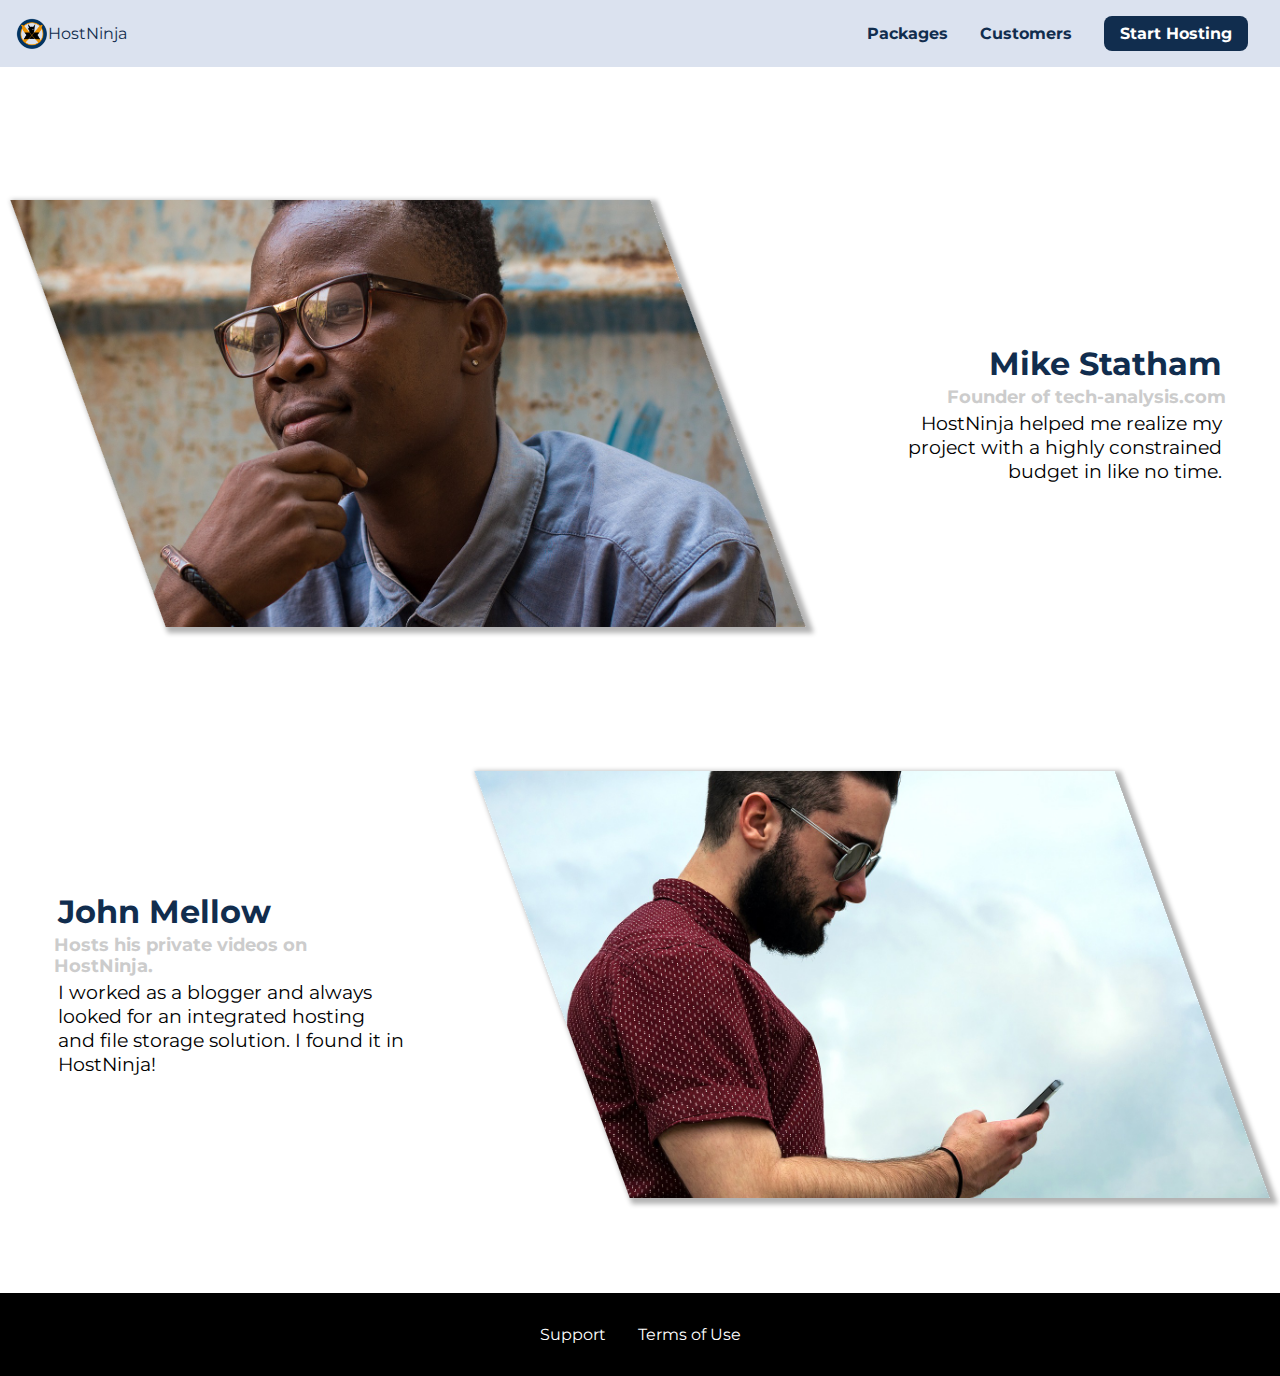
<file: customers/index.html>
<!DOCTYPE html>
<html lang="en">
  <head>
    <meta charset="UTF-8" />
    <meta name="viewport" content="width=device-width, initial-scale=1.0" />
    <meta http-equiv="X-UA-Compatible" content="ie=edge" />
    <title>HostNinja Customers</title>
    <link rel="shortcut icon" href="../ninicon.png" />
    <link
      href="https://fonts.googleapis.com/css?family=Anton|Montserrat:400,700"
      rel="stylesheet"
    />
    <link rel="stylesheet" href="../shared.css" />
    <link rel="stylesheet" href="../customers/customers.css" />
  </head>

  <body>
    <div class="backdrop"></div>
    <header class="main-header">
      <div>
        <button class="toggle-button">
          <span class="toggle-button__bar"></span>
          <span class="toggle-button__bar"></span>
          <span class="toggle-button__bar"></span>
        </button>
        <a href="../index.html" class="brand">
          <img
            class="brand-logo"
            src="../images/HostNinja-icon.png"
            alt="Unleash the power of Hosting"
          />
          <p class="website-name">HostNinja</p>
        </a>
      </div>
      <nav class="main-nav">
        <ul class="main-nav__items">
          <li class="main-nav__item">
            <a href="../packages/index.html" class="packages">Packages</a>
          </li>
          <li class="main-nav__item">
            <a href="../customers/index.html" class="customers">Customers</a>
          </li>
          <li class="main-nav__item main-nav__item--cta">
            <a href="../start-hosting/index.html" class="start-hosting"
              >Start Hosting</a
            >
          </li>
        </ul>
      </nav>
    </header>
    <nav class="mobile-nav">
      <ul class="mobile-nav__items">
        <li class="mobile-nav__item">
          <a href="../packages/index.html">Packages</a>
        </li>
        <li class="mobile-nav__item">
          <a href="index.html">Customers</a>
        </li>
        <li class="mobile-nav__item mobile-nav__item--cta">
          <a href="../start-hosting/index.html">Start Hosting</a>
        </li>
      </ul>
    </nav>
    <main>
      <div>
        <div class="testimonial" id="customer-1">
          <div class="testimonial__image-container">
            <img
              src="../images/customer-1.jpg"
              alt="Mike Statham - Customer"
              class="testimonial__image"
            />
          </div>
          <div class="testimonial__info">
            <h1 class="testimonial__name">Mike Statham</h1>
            <h2 class="testimonial__subtitle">
              Founder of
              <a href="tech-analysis.com">tech-analysis.com</a>
            </h2>
            <p class="testimonial__text">
              HostNinja helped me realize my project with a highly constrained
              budget in like no time.
            </p>
          </div>
        </div>
        <div class="testimonial" id="customer-2">
          <div class="testimonial__info">
            <h1 class="testimonial__name">John Mellow</h1>
            <h2 class="testimonial__subtitle">
              Hosts his private videos on HostNinja.
            </h2>
            <p class="testimonial__text">
              I worked as a blogger and always looked for an integrated hosting
              and file storage solution. I found it in HostNinja!
            </p>
          </div>
          <div class="testimonial__image-container">
            <img
              src="../images/customer-2.jpg"
              alt="John Mellow - Customer"
              class="testimonial__image"
            />
          </div>
        </div>
      </div>
    </main>
    <footer class="main-footer">
      <nav>
        <ul class="main-footer__links">
          <li class="main-footer__link">
            <a href="#">Support</a>
          </li>
          <li class="main-footer__link">
            <a href="#">Terms of Use</a>
          </li>
        </ul>
      </nav>
    </footer>
    <script src="../shared.js"></script>
  </body>
</html>
</file>
<file: shared.css>
:root {
  --main-bg-color: #f9f7f7;
  --primary-color: #dbe2ef;
  --secondary-color: #3f72af;
  --accent-color: #112d4e;
  --text-color: white;
}
@import url("https://fonts.googleapis.com/css?family=Roboto:100,400,900");
@import url("https://fonts.googleapis.com/css?family=Anton");
@import url("https://fonts.googleapis.com/css?family=Montserrat:400,700");

* {
  -webkit-box-sizing: border-box;
  box-sizing: border-box;
}
html {
  height: 100%;
}
body {
  font-family: "Montserrat", sans-serif;
  margin: 0;
  padding-top: 3.5rem;
}

@supports (display: grid) {
  body {
    display: grid;
    -ms-grid-rows: 3.5rem auto fit-content(8rem);
    grid-template-rows: 3.5rem auto fit-content(8rem);
    grid-template-areas:
      "header"
      "main"
      "footer";
    padding-top: 0;
    height: 100%;
  }
}
main {
  -ms-grid-row: 2;
  -ms-grid-column: 1;
  grid-area: main;
}

.backdrop {
  position: fixed;
  display: none;
  opacity: 0;
  top: 0;
  left: 0;
  z-index: 100;
  width: 100vw;
  height: 100vh;
  background: rgba(0, 0, 0, 0.5);
  -webkit-transition: opacity 0.2s linear;
  -o-transition: opacity 0.2s linear;
  transition: opacity 0.2s linear;
}

.main-header {
  width: 100%;
  position: fixed;
  top: 0;
  left: 0;
  background: var(--primary-color);
  padding: 0.5rem 1rem;
  z-index: 1;
  display: -webkit-box;
  display: -ms-flexbox;
  display: flex;
  -webkit-box-align: center;
  -ms-flex-align: center;
  align-items: center;
  -webkit-box-pack: justify;
  -ms-flex-pack: justify;
  justify-content: space-between;
}
.main-header > div {
  display: -webkit-box;
  display: -ms-flexbox;
  display: flex;
}

.toggle-button {
  width: 3rem;
  background: transparent;
  border: none;
  cursor: pointer;
  padding-top: 0;
  padding-bottom: 0;
}

.toggle-button:focus {
  outline: none;
}

.toggle-button__bar {
  width: 100%;
  height: 0.2rem;
  background: black;
  display: block;
  margin: 0.6rem 0;
}

.main-header__brand {
  color: var(--primary-color);
  text-decoration: none;
  font-weight: bold;
}

.brand {
  display: -webkit-box;
  display: -ms-flexbox;
  display: flex;
  color: var(--accent-color);
  text-decoration: none;
  -webkit-box-align: center;
  -ms-flex-align: center;
  align-items: center;
  -webkit-box-pack: center;
  -ms-flex-pack: center;
  justify-content: center;
}

img.brand-logo {
  display: -webkit-box;
  display: -ms-flexbox;
  display: flex;
  height: 2rem;
  -webkit-box-align: center;
  -ms-flex-align: center;
  align-items: center;
  -webkit-box-pack: center;
  -ms-flex-pack: center;
  justify-content: center;
}

.main-nav {
  display: none;
}

.main-nav__items {
  margin: 0;
  padding: 0;
  list-style: none;
  display: -webkit-box;
  display: -ms-flexbox;
  display: flex;
}

.main-nav__item {
  margin: 0 1rem;
}

.main-nav__item a,
.mobile-nav__item a {
  text-decoration: none;
  color: var(--accent-color);
  font-weight: bold;
  padding: 0.2rem 0;
}

.main-nav__item a:hover,
.main-nav__item a:active {
  color: white;
  border-bottom: 5px solid white;
}
.main-nav__item--cta {
  -webkit-animation: wiggle 400ms 3s 8;
  animation: wiggle 400ms 3s 8;
}
.main-nav__item--cta a,
.mobile-nav__item--cta a {
  color: white;
  background: var(--accent-color);
  padding: 0.5rem 1rem;
  border-radius: 8px;
}

.main-nav__item--cta a:hover,
.main-nav__item--cta a:active,
.mobile-nav__item--cta a:hover,
.mobile-nav__item--cta a:active {
  color: var(--accent-color);
  background: white;
  border: none;
}

@media (min-width: 40rem) {
  .toggle-button {
    display: none;
  }

  .main-nav {
    display: -webkit-box;
    display: -ms-flexbox;
    display: flex;
  }
}

.main-footer {
  -ms-grid-row: 3;
  -ms-grid-column: 1;
  background: black;
  padding: 2rem;
  margin-top: auto;
  grid-area: footer;
}

.main-footer__links {
  list-style: none;
  margin: 0;
  padding: 0;
  display: -webkit-box;
  display: -ms-flexbox;
  display: flex;
  -webkit-box-orient: vertical;
  -webkit-box-direction: normal;
  -ms-flex-direction: column;
  flex-direction: column;
  -webkit-box-align: center;
  -ms-flex-align: center;
  align-items: center;
}

.main-footer__link {
  margin: 0.5rem 0;
}

.main-footer__link a {
  color: white;
  text-decoration: none;
}

.main-footer__link a:hover,
.main-footer__link a:active {
  color: #ccc;
}

.mobile-nav {
  display: none;
  position: fixed;
  z-index: 101;
  top: 0;
  left: 0;
  background: white;
  width: 80%;
  height: 100vh;
}

.mobile-nav__items {
  width: 90%;
  height: 100%;
  list-style: none;
  margin: 0 auto;
  padding: 0;
  display: -webkit-box;
  display: -ms-flexbox;
  display: flex;
  -webkit-box-orient: vertical;
  -webkit-box-direction: normal;
  -ms-flex-direction: column;
  flex-direction: column;
  -webkit-box-pack: center;
  -ms-flex-pack: center;
  justify-content: center;
  -webkit-box-align: center;
  -ms-flex-align: center;
  align-items: center;
}

.mobile-nav__item {
  margin: 1rem 0;
}

.mobile-nav__item a {
  font-size: 1.5rem;
}

.button {
  background: #0e4f1f;
  color: white;
  font: inherit;
  border: 1.5px solid #0e4f1f;
  padding: 0.5rem;
  border-radius: 8px;
  font-weight: bold;
  cursor: pointer;
}

.button:hover,
.button:active {
  background: white;
  color: #0e4f1f;
}

.button:focus {
  outline: none;
}

.button[disabled] {
  cursor: not-allowed;
  border: #a1a1a1;
  background: #ccc;
  color: #a1a1a1;
}

.open {
  display: block !important;
  opacity: 1 !important;
  -webkit-transform: translateY(0) !important;
  -ms-transform: translateY(0) !important;
  transform: translateY(0) !important;
}

@media (min-width: 40rem) {
  .main-footer__link {
    margin: 0 1rem;
  }

  .main-footer__links {
    -webkit-box-orient: horizontal;
    -webkit-box-direction: normal;
    -ms-flex-direction: row;
    flex-direction: row;
    -webkit-box-pack: center;
    -ms-flex-pack: center;
    justify-content: center;
  }
}
@-webkit-keyframes wiggle {
  0% {
    -webkit-transform: rotateZ(0deg);
    transform: rotateZ(0deg);
  }
  50% {
    -webkit-transform: rotateZ(-10deg);
    transform: rotateZ(-10deg);
  }
  100% {
    -webkit-transform: rotateZ(10deg);
    transform: rotateZ(10deg);
  }
}
@keyframes wiggle {
  0% {
    -webkit-transform: rotateZ(0deg);
    transform: rotateZ(0deg);
  }
  50% {
    -webkit-transform: rotateZ(-10deg);
    transform: rotateZ(-10deg);
  }
  100% {
    -webkit-transform: rotateZ(10deg);
    transform: rotateZ(10deg);
  }
}
</file>
<file: customers/customers.css>
.testimonial {
  font-size: 1.2rem;
}

.testimonial:first-of-type {
  margin-top: 6rem;
}

.testimonial__image-container {
  width: 60%;
  max-width: 40rem;
  -webkit-box-shadow: 3px 3px 5px 3px rgba(0, 0, 0, 0.3);
  box-shadow: 3px 3px 5px 3px rgba(0, 0, 0, 0.3);
  -webkit-transform: skew(20deg);
  -ms-transform: skew(20deg);
  transform: skew(20deg);
  overflow: hidden;
  margin: 3rem;
}
#customer-1:hover .testimonial__image-container {
  -webkit-animation: flip-customer 1s ease-out forwards;
  animation: flip-customer 1s ease-out forwards;
}
#customer-2:hover .testimonial__image-container {
  -webkit-animation: flip-customer 1s ease-out forwards;
  animation: flip-customer 1s ease-out forwards;
}

.testimonial__image {
  width: 100%;
  vertical-align: top;
  -webkit-transform: skew(-20deg) scale(1.4);
  -ms-transform: skew(-20deg) scale(1.4);
  transform: skew(-20deg) scale(1.4);
}

.testimonial__info {
  text-align: right;
  padding: 0.9rem;
}

#customer-2.testimonial {
  text-align: right;
}

#customer-2 .testimonial__info {
  text-align: left;
}

.testimonial__name {
  margin: 0.2rem;
  color: var(--accent-color);
  font-size: 2rem;
}

.testimonial__subtitle {
  margin: 0;
  font-size: 1.1rem;
  color: #ccc;
}

.testimonial__subtitle a {
  color: inherit;
  text-decoration: none;
}

.testimonial__subtitle a:hover,
.testimonial__subtitle a:active {
  color: #7a7a7a;
}

.testimonial__text {
  margin: 0.2rem;
}

@media (min-width: 40rem) {
  .testimonial {
    margin: 3rem auto;
    max-width: 1500px;
    display: -webkit-box;
    display: -ms-flexbox;
    display: flex;
    -webkit-box-align: center;
    -ms-flex-align: center;
    align-items: center;
    -ms-flex-pack: distribute;
    justify-content: space-around;
  }

  .testimonial__image-container {
    width: 66%;
  }

  .testimonial__info {
    width: 30%;
  }
}
@-webkit-keyframes flip-customer {
  0% {
    -webkit-transform: rotateY(0) skew(30deg);
    transform: rotateY(0) skew(30deg);
  }

  50% {
    -webkit-transform: rotateY(160deg) skew(45deg);
    transform: rotateY(160deg) skew(45deg);
  }
  100% {
    -webkit-transform: rotateY(360deg) skew(30deg);
    transform: rotateY(360deg) skew(30deg);
  }
}
@keyframes flip-customer {
  0% {
    -webkit-transform: rotateY(0) skew(30deg);
    transform: rotateY(0) skew(30deg);
  }

  50% {
    -webkit-transform: rotateY(160deg) skew(45deg);
    transform: rotateY(160deg) skew(45deg);
  }
  100% {
    -webkit-transform: rotateY(360deg) skew(30deg);
    transform: rotateY(360deg) skew(30deg);
  }
}
</file>
